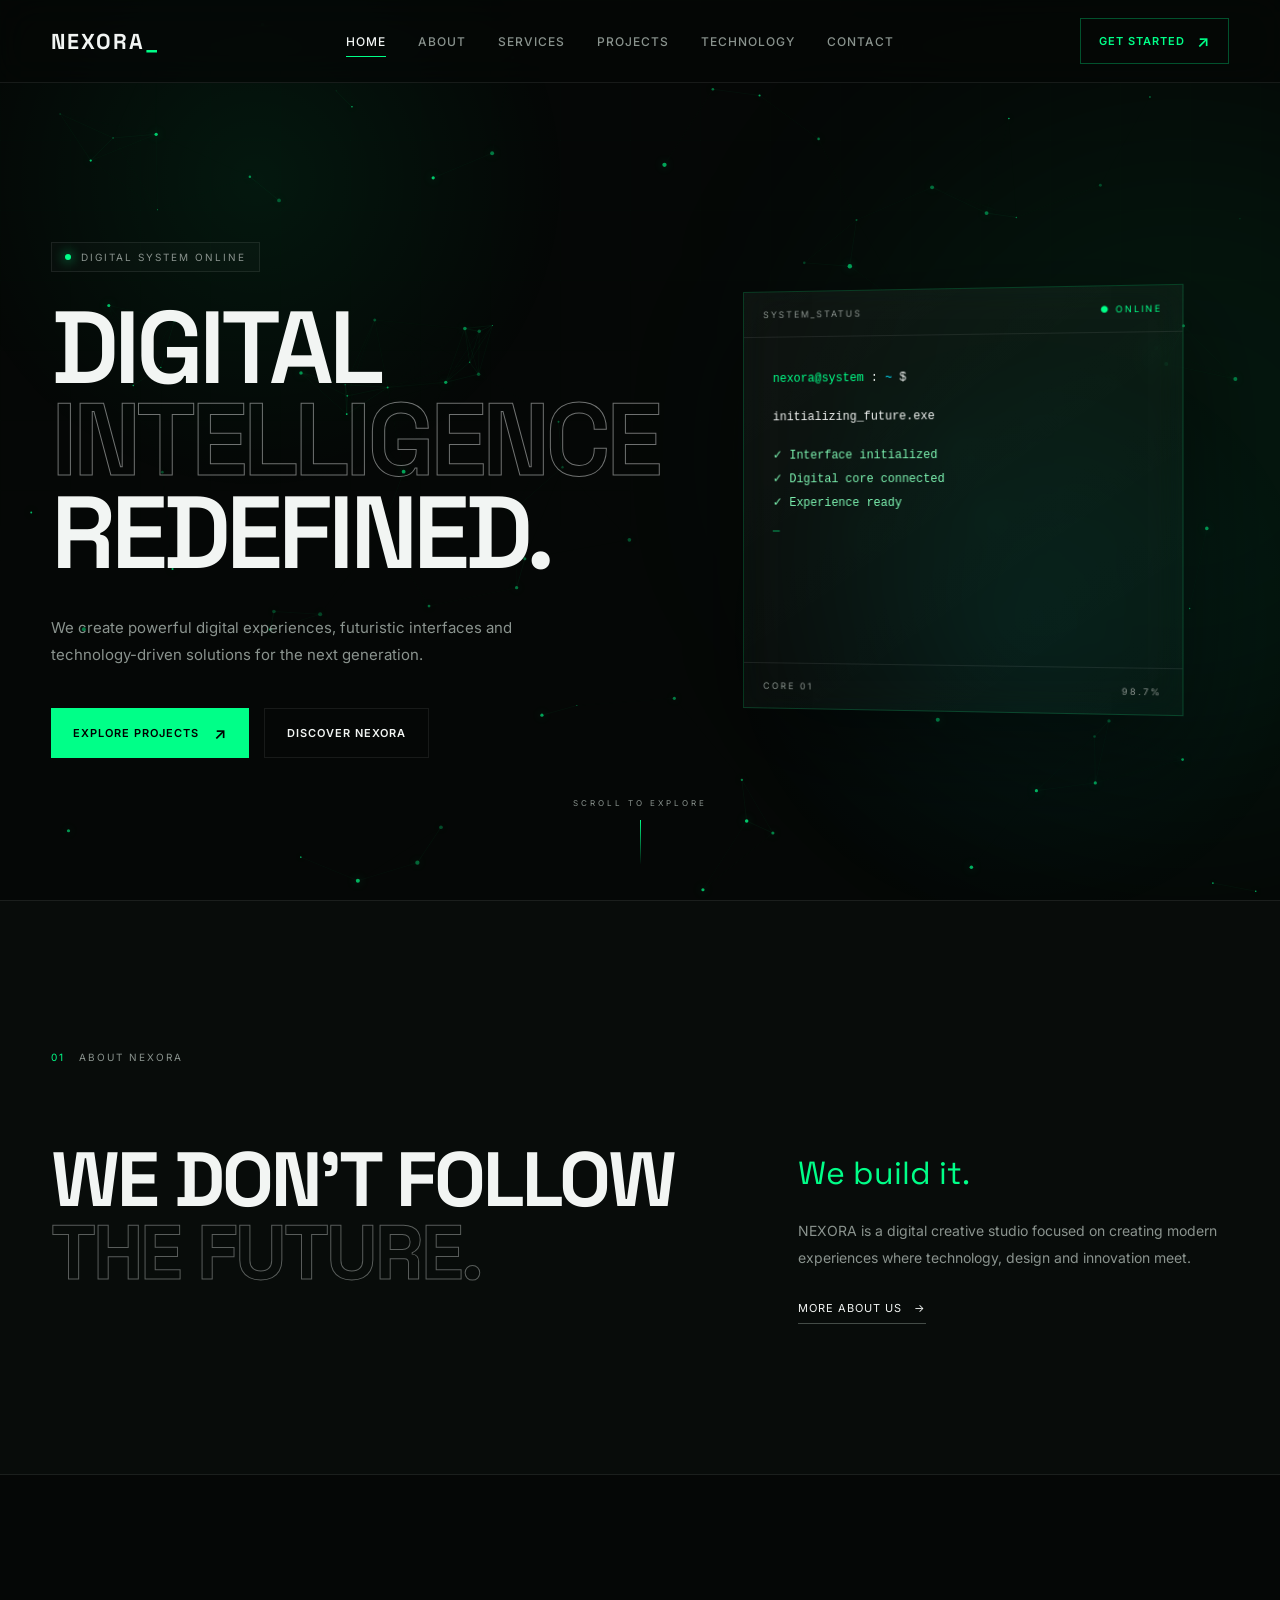
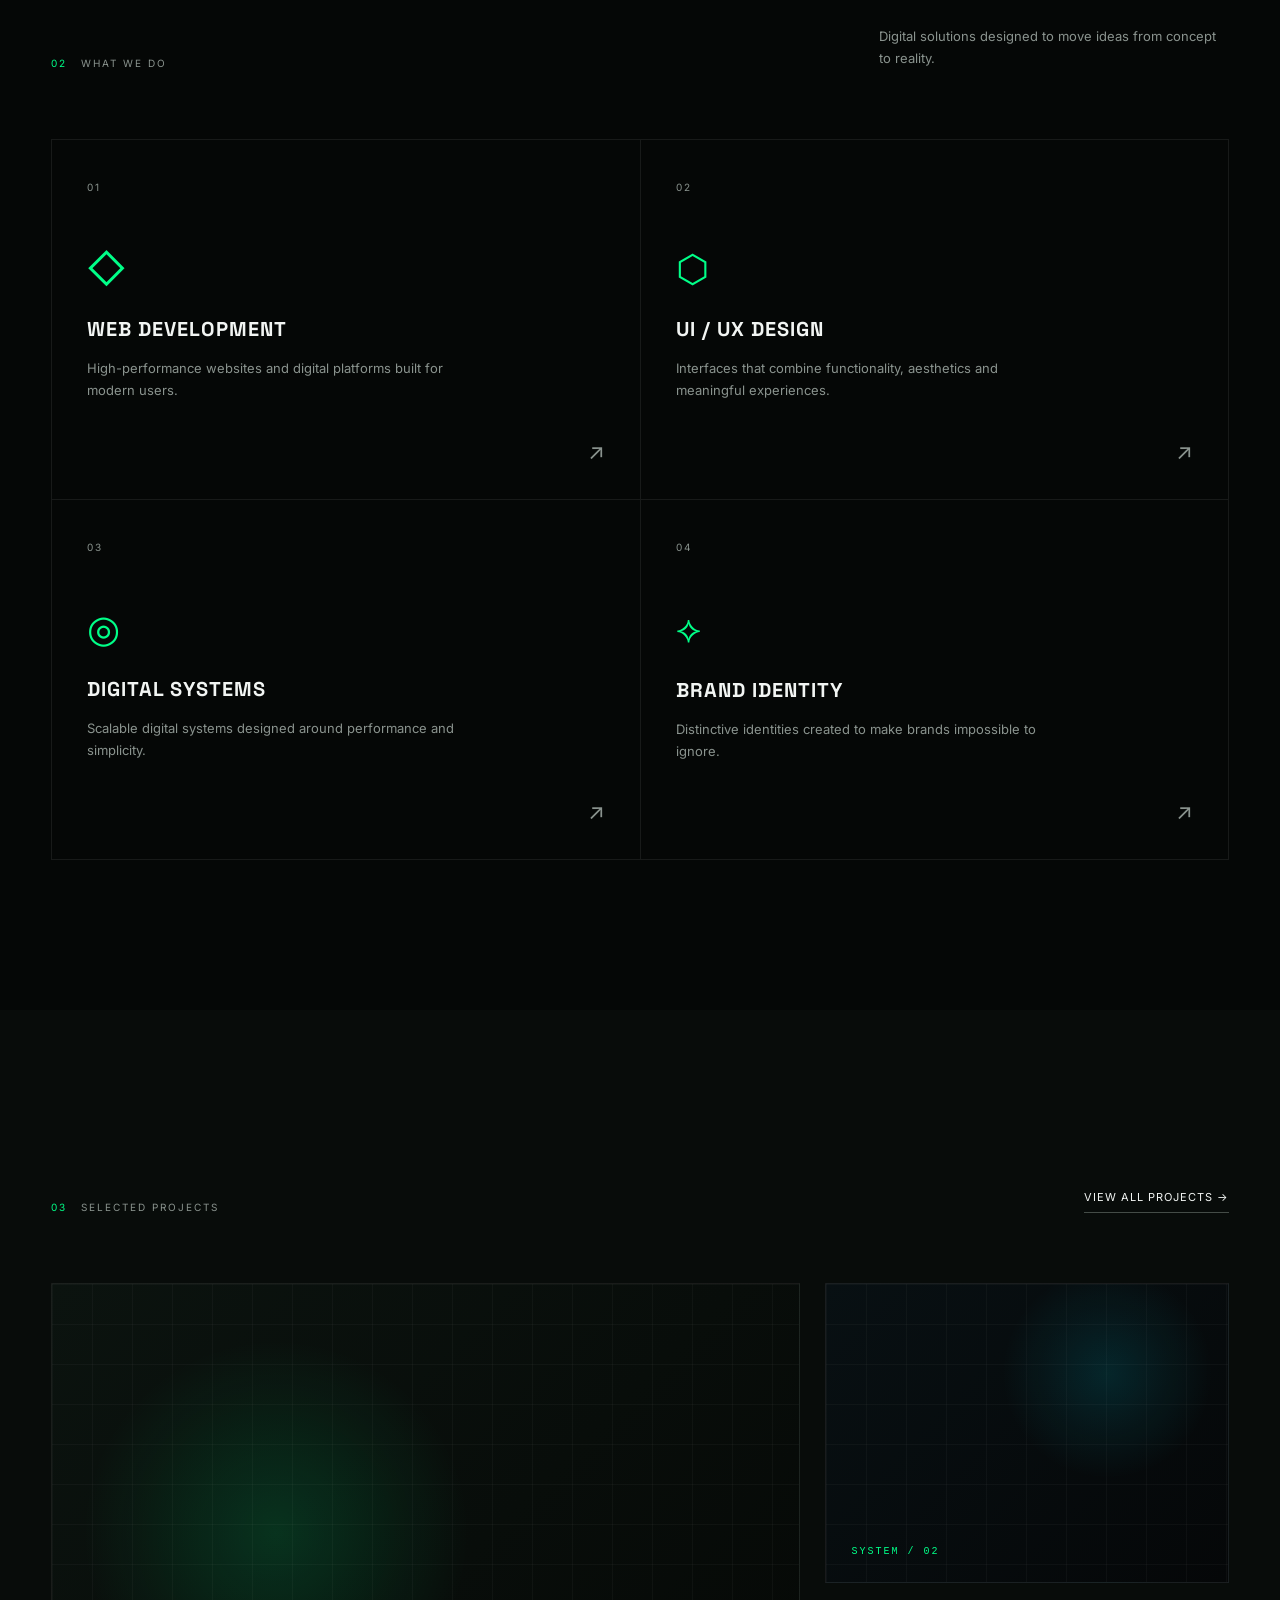
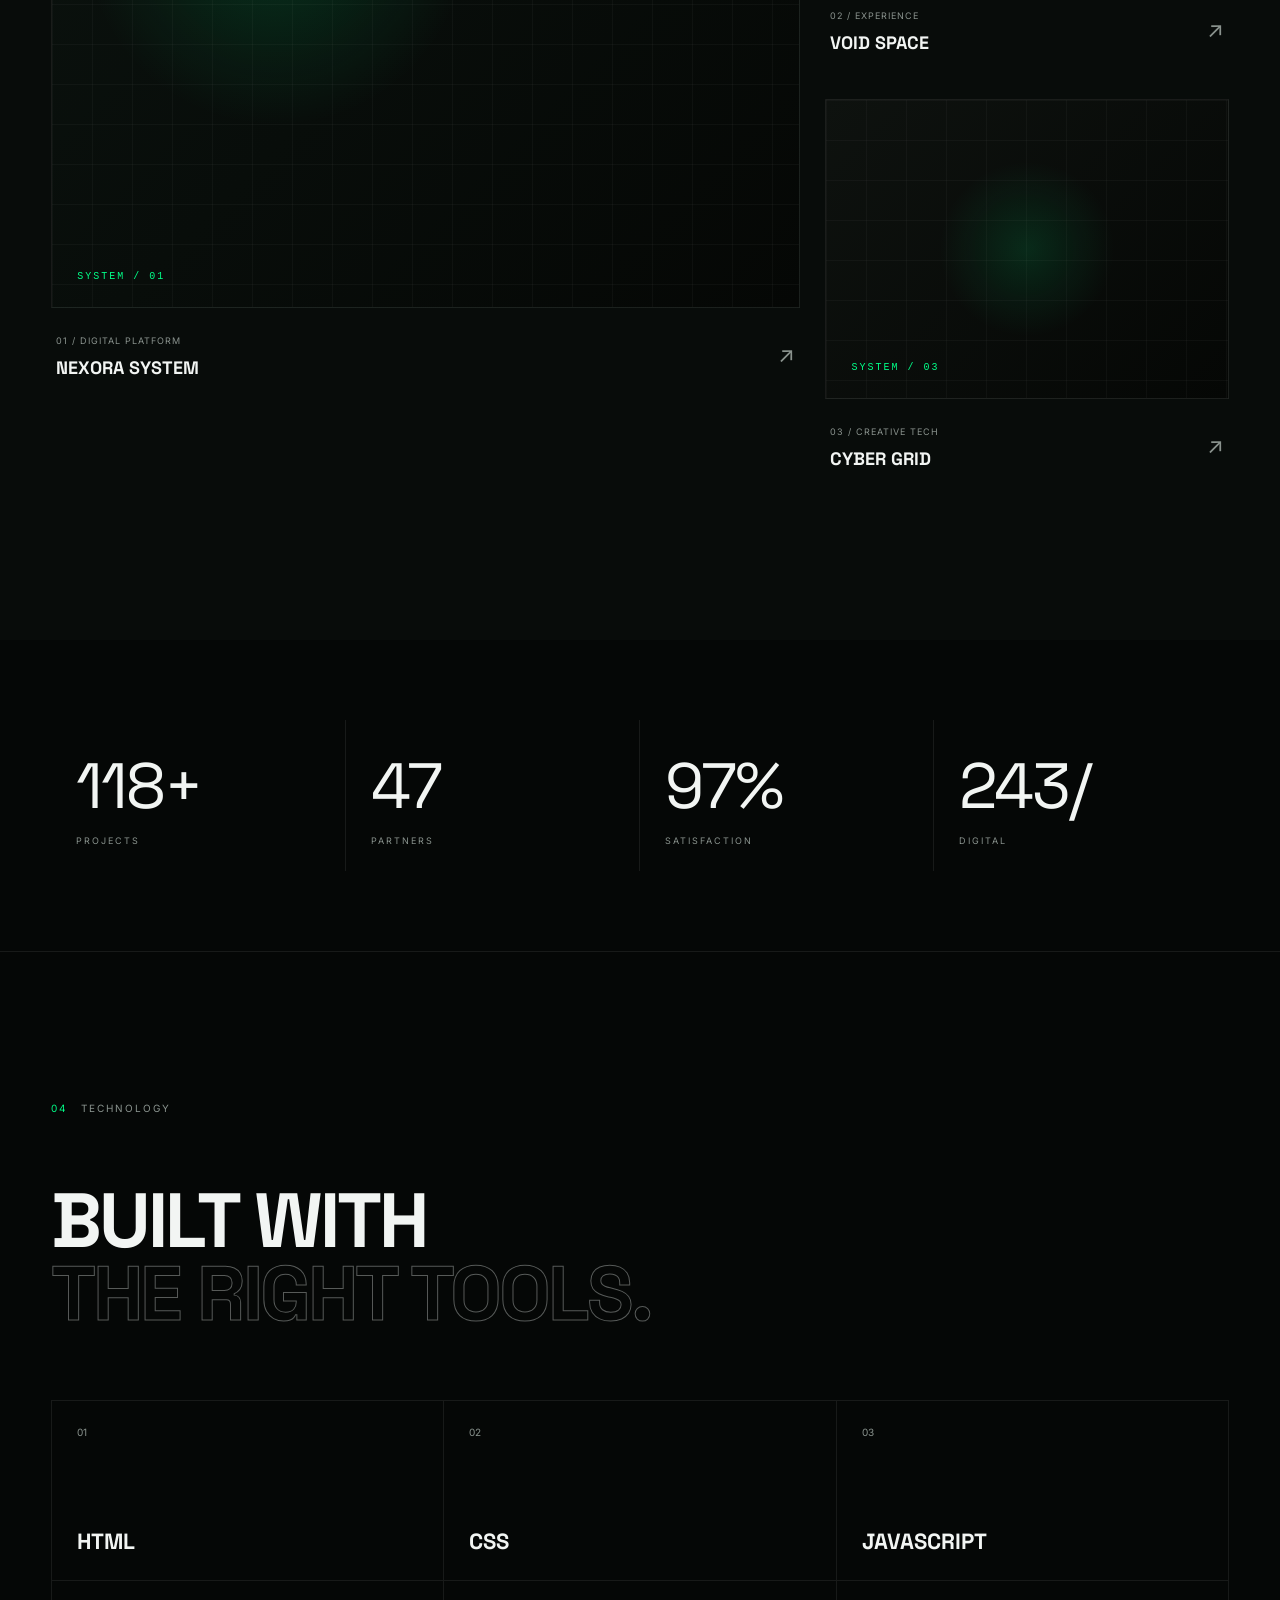
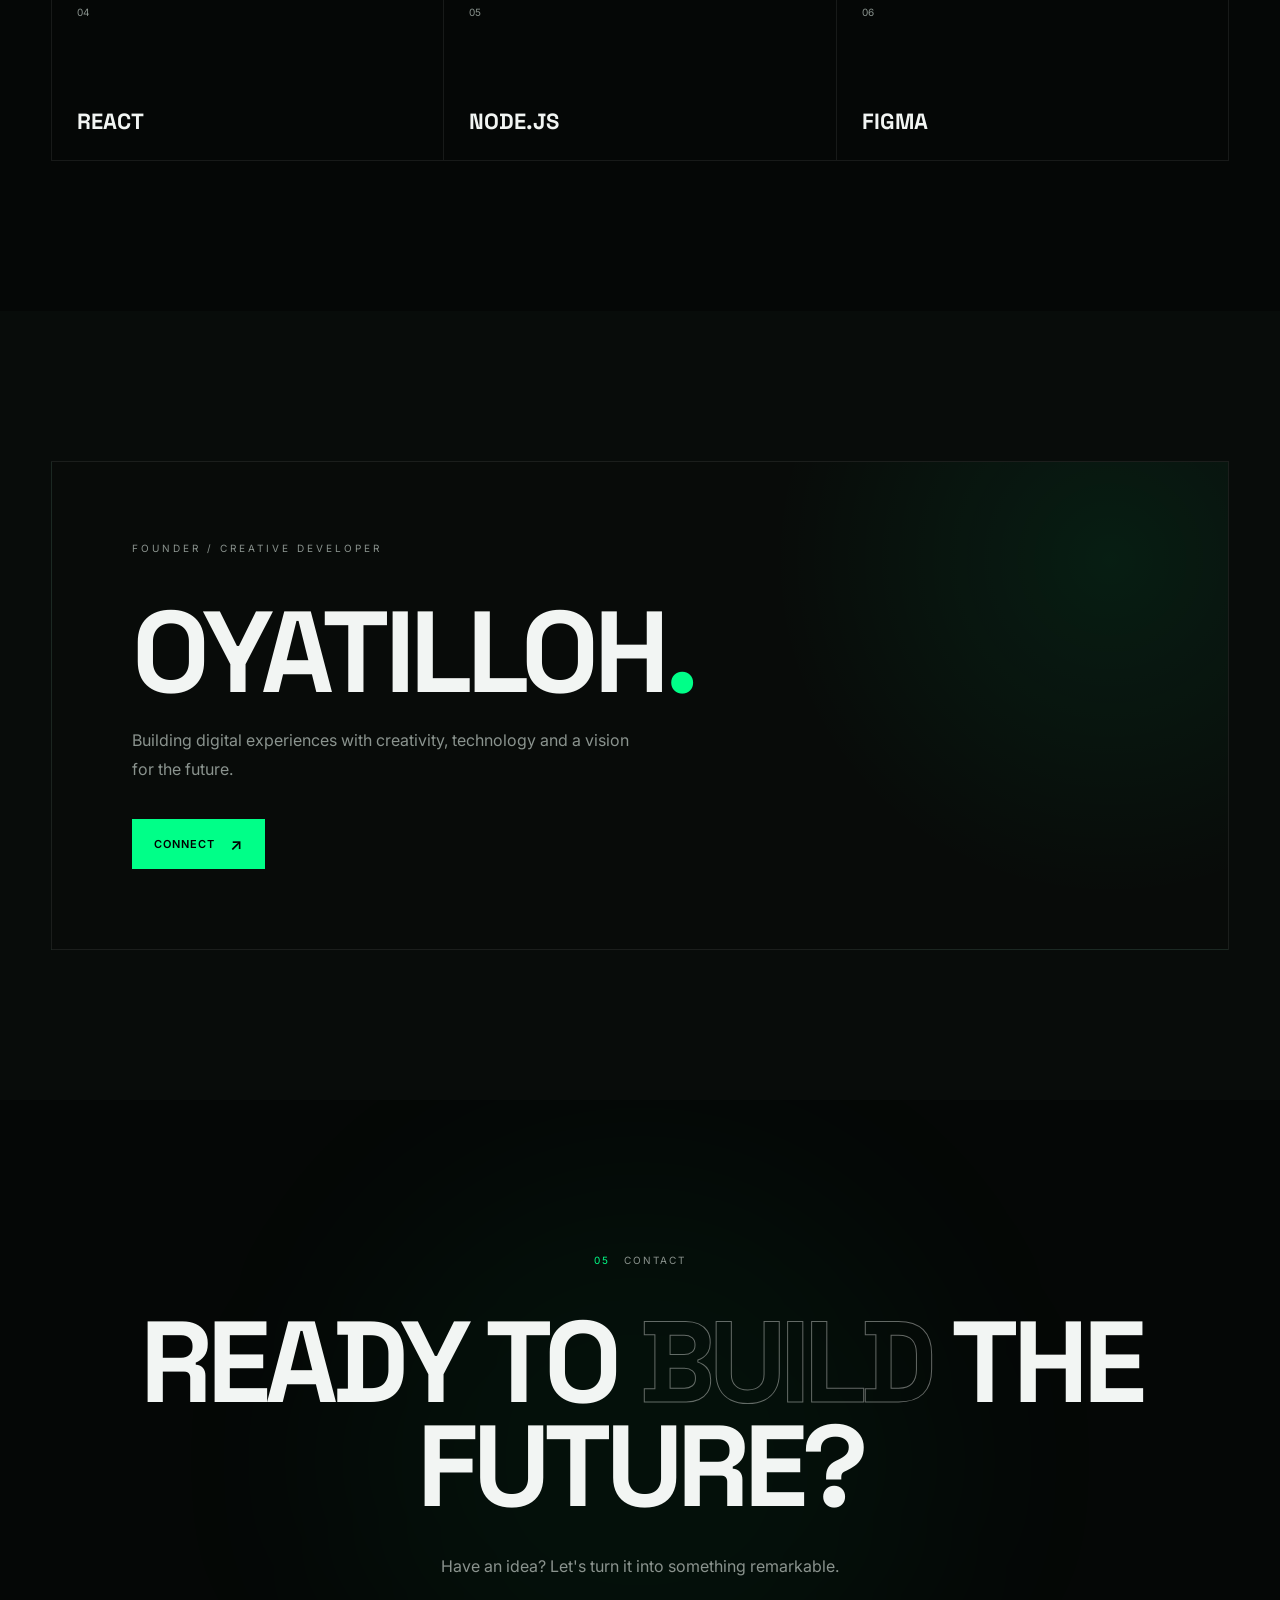
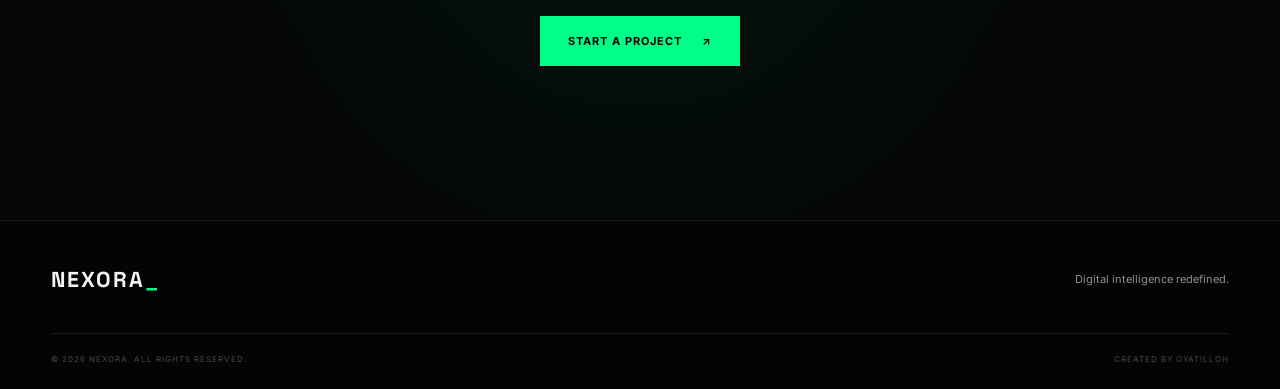
<file: index.html>
<!DOCTYPE html>
<html lang="en">
<head>
    <meta charset="UTF-8">
    <meta name="viewport" content="width=device-width, initial-scale=1.0">

    <meta name="description" content="NEXORA — Digital experiences built for the next generation.">
    <meta name="author" content="Oyatilloh">

    <title>NEXORA — Digital Intelligence</title>

    <!-- Google Font -->
    <link rel="preconnect" href="https://fonts.googleapis.com">
    <link rel="preconnect" href="https://fonts.gstatic.com" crossorigin>
    <link href="https://fonts.googleapis.com/css2?family=Inter:wght@300;400;500;600;700;800&family=Space+Grotesk:wght@400;500;600;700&display=swap" rel="stylesheet">

    <!-- CSS -->
    <link rel="stylesheet" href="style.css">
</head>

<body>
    <canvas id="cyberBackground"></canvas>
    <!-- =========================================
         LOADER
    ========================================== -->
    <div class="loader" id="loader">
        <div class="loader-content">
            <span>NEXORA</span>
            <div class="loader-line"></div>
            <small>INITIALIZING SYSTEM...</small>
        </div>
    </div>


    <!-- =========================================
         NAVIGATION
    ========================================== -->
    <header class="header">
        <nav class="navbar container">

            <a href="#home" class="logo">
                NEXORA<span>_</span>
            </a>

            <div class="nav-links">

                <a href="#home" class="nav-link active">
                    Home
                </a>

                <a href="#about" class="nav-link">
                    About
                </a>

                <a href="#services" class="nav-link">
                    Services
                </a>

                <a href="#projects" class="nav-link">
                    Projects
                </a>

                <a href="#technology" class="nav-link">
                    Technology
                </a>

                <a href="#contact" class="nav-link">
                    Contact
                </a>

            </div>

            <a href="#contact" class="nav-button">
                Get Started
                <span>↗</span>
            </a>

            <button class="menu-button" id="menuButton">
                <span></span>
                <span></span>
                <span></span>
            </button>

        </nav>
    </header>


    <main>

        <!-- =========================================
             HERO SECTION
        ========================================== -->
        <section class="hero" id="home">

            <div class="hero-grid"></div>
            <div class="hero-glow"></div>

            <div class="container hero-container">

                <div class="hero-content">

                    <div class="hero-label">
                        <span class="status-dot"></span>
                        DIGITAL SYSTEM ONLINE
                    </div>

                    <h1 class="hero-title">
                        DIGITAL
                        <span>INTELLIGENCE</span>
                        REDEFINED.
                    </h1>

                    <p class="hero-description">
                        We create powerful digital experiences,
                        futuristic interfaces and technology-driven
                        solutions for the next generation.
                    </p>

                    <div class="hero-buttons">

                        <a href="#projects" class="primary-button">
                            Explore Projects
                            <span>↗</span>
                        </a>

                        <a href="#about" class="secondary-button">
                            Discover NEXORA
                        </a>

                    </div>

                </div>

                <div class="hero-visual">

                    <div class="system-card">

                        <div class="system-header">
                            <span>SYSTEM_STATUS</span>
                            <span class="online">● ONLINE</span>
                        </div>

                        <div class="system-terminal">
                            <p>
                                <span class="terminal-green">
                                    nexora@system
                                </span>
                                <span>:</span>
                                <span class="terminal-blue">~</span>
                                <span>$</span>
                            </p>

                            <p class="terminal-command">
                                initializing_future.exe
                            </p>

                            <p class="terminal-success">
                                ✓ Interface initialized
                            </p>

                            <p class="terminal-success">
                                ✓ Digital core connected
                            </p>

                            <p class="terminal-success">
                                ✓ Experience ready
                            </p>

                            <p class="terminal-cursor">
                                _
                            </p>
                        </div>

                        <div class="system-footer">
                            <span>CORE 01</span>
                            <span>98.7%</span>
                        </div>

                    </div>

                </div>

            </div>

            <div class="scroll-indicator">
                <span>SCROLL TO EXPLORE</span>
                <div class="scroll-line"></div>
            </div>

        </section>


        <!-- =========================================
             ABOUT SECTION
        ========================================== -->
        <section class="about section" id="about">

            <div class="container">

                <div class="section-label">
                    <span>01</span>
                    ABOUT NEXORA
                </div>

                <div class="about-grid">

                    <div class="about-heading">

                        <h2>
                            WE DON'T FOLLOW
                            <span>THE FUTURE.</span>
                        </h2>

                    </div>

                    <div class="about-content">

                        <p class="large-text">
                            We build it.
                        </p>

                        <p>
                            NEXORA is a digital creative studio focused on
                            creating modern experiences where technology,
                            design and innovation meet.
                        </p>

                        <a href="about.html" class="text-link">
                            More about us
                            <span>→</span>
                        </a>

                    </div>

                </div>

            </div>

        </section>


        <!-- =========================================
             SERVICES SECTION
        ========================================== -->
        <section class="services section" id="services">

            <div class="container">

                <div class="section-top">

                    <div class="section-label">
                        <span>02</span>
                        WHAT WE DO
                    </div>

                    <p>
                        Digital solutions designed to move ideas
                        from concept to reality.
                    </p>

                </div>


                <div class="services-grid">

                    <a href="web-development.html" class="service-card">

                        <span class="service-number">01</span>

                        <div class="service-icon">
                            ◇
                        </div>

                        <h3>WEB DEVELOPMENT</h3>

                        <p>
                            High-performance websites and digital
                            platforms built for modern users.
                        </p>

                        <span class="service-arrow">↗</span>

                    </a>


                    <a href="ui-ux.html" class="service-card">

                        <span class="service-number">02</span>

                        <div class="service-icon">
                            ⬡
                        </div>

                        <h3>UI / UX DESIGN</h3>

                        <p>
                            Interfaces that combine functionality,
                            aesthetics and meaningful experiences.
                        </p>

                        <span class="service-arrow">↗</span>

                    </a>


                    <a href="digital-systems.html" class="service-card">

                        <span class="service-number">03</span>

                        <div class="service-icon">
                            ◎
                        </div>

                        <h3>DIGITAL SYSTEMS</h3>

                        <p>
                            Scalable digital systems designed around
                            performance and simplicity.
                        </p>

                        <span class="service-arrow">↗</span>

                    </a>


                    <a href="brand-identity.html" class="service-card">

                        <span class="service-number">04</span>

                        <div class="service-icon">
                            ⟡
                        </div>

                        <h3>BRAND IDENTITY</h3>

                        <p>
                            Distinctive identities created to make
                            brands impossible to ignore.
                        </p>

                        <span class="service-arrow">↗</span>

                    </a>

                </div>

            </div>

        </section>


        <!-- =========================================
             PROJECTS SECTION
        ========================================== -->
        <section class="projects section" id="projects">

            <div class="container">

                <div class="section-top">

                    <div class="section-label">
                        <span>03</span>
                        SELECTED PROJECTS
                    </div>

                    <a href="#" class="text-link">
                        View all projects →
                    </a>

                </div>


                <div class="projects-grid">

                    <article class="project-card project-large">

                        <div class="project-image project-image-one">
                            <span class="project-overlay-text">
                                SYSTEM / 01
                            </span>
                        </div>

                        <div class="project-info">
                            <div>
                                <span>01 / DIGITAL PLATFORM</span>
                                <h3>NEXORA SYSTEM</h3>
                            </div>

                            <span class="project-arrow">↗</span>
                        </div>

                    </article>


                    <article class="project-card">

                        <div class="project-image project-image-two">
                            <span class="project-overlay-text">
                                SYSTEM / 02
                            </span>
                        </div>

                        <div class="project-info">
                            <div>
                                <span>02 / EXPERIENCE</span>
                                <h3>VOID SPACE</h3>
                            </div>

                            <span class="project-arrow">↗</span>
                        </div>

                    </article>


                    <article class="project-card">

                        <div class="project-image project-image-three">
                            <span class="project-overlay-text">
                                SYSTEM / 03
                            </span>
                        </div>

                        <div class="project-info">
                            <div>
                                <span>03 / CREATIVE TECH</span>
                                <h3>CYBER GRID</h3>
                            </div>

                            <span class="project-arrow">↗</span>
                        </div>

                    </article>

                </div>

            </div>

        </section>


        <!-- =========================================
             STATISTICS SECTION
        ========================================== -->
        <section class="statistics section">

            <div class="container">

                <div class="statistics-grid">

                    <div class="stat">
                        <span class="stat-number">120+</span>
                        <span class="stat-label">PROJECTS</span>
                    </div>

                    <div class="stat">
                        <span class="stat-number">48</span>
                        <span class="stat-label">PARTNERS</span>
                    </div>

                    <div class="stat">
                        <span class="stat-number">99%</span>
                        <span class="stat-label">SATISFACTION</span>
                    </div>

                    <div class="stat">
                        <span class="stat-number">24/7</span>
                        <span class="stat-label">DIGITAL</span>
                    </div>

                </div>

            </div>

        </section>


        <!-- =========================================
             TECHNOLOGY SECTION
        ========================================== -->
        <section class="technology section" id="technology">

            <div class="container">

                <div class="section-label">
                    <span>04</span>
                    TECHNOLOGY
                </div>

                <div class="technology-heading">

                    <h2>
                        BUILT WITH
                        <span>THE RIGHT TOOLS.</span>
                    </h2>

                </div>


                <div class="technology-grid">

                    <div class="tech-card">
                        <span>01</span>
                        <strong>HTML</strong>
                    </div>

                    <div class="tech-card">
                        <span>02</span>
                        <strong>CSS</strong>
                    </div>

                    <div class="tech-card">
                        <span>03</span>
                        <strong>JAVASCRIPT</strong>
                    </div>

                    <div class="tech-card">
                        <span>04</span>
                        <strong>REACT</strong>
                    </div>

                    <div class="tech-card">
                        <span>05</span>
                        <strong>NODE.JS</strong>
                    </div>

                    <div class="tech-card">
                        <span>06</span>
                        <strong>FIGMA</strong>
                    </div>

                </div>

            </div>

        </section>


        <!-- =========================================
             FOUNDER SECTION
        ========================================== -->
        <section class="founder section">

            <div class="container">

                <div class="founder-card">

                    <div class="founder-label">
                        FOUNDER / CREATIVE DEVELOPER
                    </div>

                    <h2>
                        OYATILLOH<span>.</span>
                    </h2>

                    <p>
                        Building digital experiences with creativity,
                        technology and a vision for the future.
                    </p>

                    <a href="#contact" class="primary-button">
                        Connect
                        <span>↗</span>
                    </a>

                </div>

            </div>

        </section>


        <!-- =========================================
             CONTACT SECTION
        ========================================== -->
        <section class="contact section" id="contact">

            <div class="container">

                <div class="contact-content">

                    <div class="section-label">
                        <span>05</span>
                        CONTACT
                    </div>

                    <h2>
                        READY TO
                        <span>BUILD</span>
                        THE FUTURE?
                    </h2>

                    <p>
                        Have an idea? Let's turn it into
                        something remarkable.
                    </p>

                    <a href="login.html" class="contact-button">
                        START A PROJECT
                        <span>↗</span>
                    </a>

                </div>

            </div>

        </section>

    </main>


    <!-- =========================================
         FOOTER
    ========================================== -->
    <footer class="footer">

        <div class="container">

            <div class="footer-top">

                <a href="#home" class="logo">
                    NEXORA<span>_</span>
                </a>

                <p>
                    Digital intelligence redefined.
                </p>

            </div>


            <div class="footer-bottom">

                <span>
                    © 2026 NEXORA. ALL RIGHTS RESERVED.
                </span>

                <span>
                    CREATED BY OYATILLOH
                </span>

            </div>

        </div>

    </footer>


    <!-- JavaScript -->
    <script src="script.js"></script>

</body>
</html>
</file>
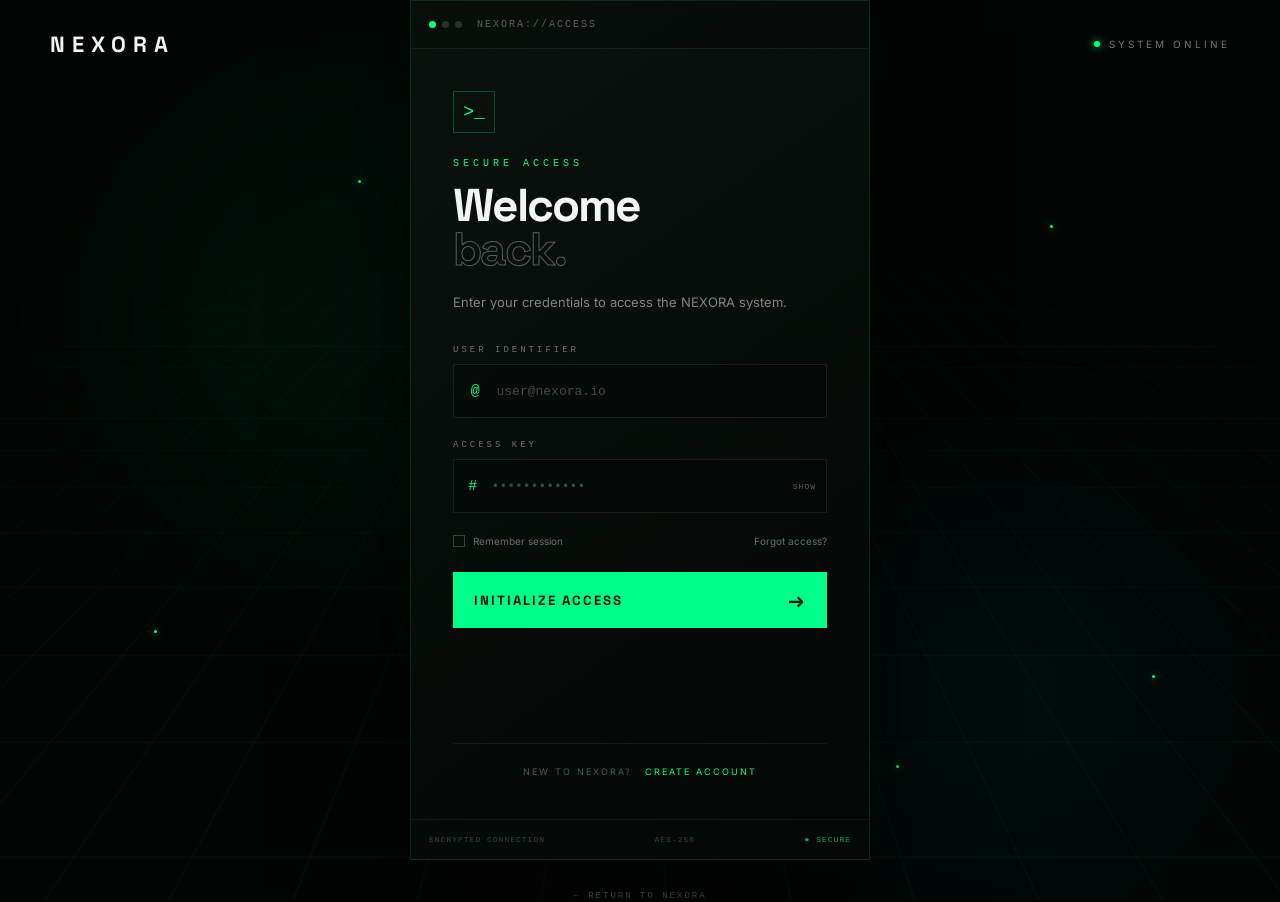
<file: login.html>
<!DOCTYPE html>
<html lang="en">

<head>

    <meta charset="UTF-8">

    <meta
        name="viewport"
        content="width=device-width, initial-scale=1.0"
    >

    <title>NEXORA — Secure Access</title>

    <link
        href="https://fonts.googleapis.com/css2?family=Inter:wght@300;400;500;600;700&family=Space+Grotesk:wght@400;500;600;700&display=swap"
        rel="stylesheet"
    >

    <link rel="stylesheet" href="login.css">

</head>

<body>

    <!-- BACKGROUND -->

    <div class="login-background">

        <div class="cyber-grid"></div>

        <div class="glow glow-one"></div>
        <div class="glow glow-two"></div>

        <div class="particle particle-1"></div>
        <div class="particle particle-2"></div>
        <div class="particle particle-3"></div>
        <div class="particle particle-4"></div>
        <div class="particle particle-5"></div>
        <div class="particle particle-6"></div>

    </div>


    <!-- NAV -->

    <header class="login-header">

        <a href="index.html" class="login-logo">
            NEXORA
        </a>

        <div class="system-status">

            <span class="status-dot"></span>

            SYSTEM ONLINE

        </div>

    </header>


    <!-- LOGIN -->

    <main class="login-container">

        <div class="login-card">

            <div class="terminal-top">

                <div class="terminal-dots">

                    <span></span>
                    <span></span>
                    <span></span>

                </div>

                <div class="terminal-title">
                    NEXORA://ACCESS
                </div>

            </div>


            <div class="login-content">

                <div class="login-icon">
                    &gt;_
                </div>

                <div class="login-label">
                    SECURE ACCESS
                </div>

                <h1>
                    Welcome<br>
                    <span>back.</span>
                </h1>

                <p class="login-description">
                    Enter your credentials to access the NEXORA system.
                </p>


                <form id="loginForm">

                    <div class="input-group">

                        <label for="email">
                            USER IDENTIFIER
                        </label>

                        <div class="input-wrapper">

                            <span class="input-symbol">
                                @
                            </span>

                            <input
                                type="email"
                                id="email"
                                placeholder="user@nexora.io"
                                required
                            >

                        </div>

                    </div>


                    <div class="input-group">

                        <label for="password">
                            ACCESS KEY
                        </label>

                        <div class="input-wrapper">

                            <span class="input-symbol">
                                #
                            </span>

                            <input
                                type="password"
                                id="password"
                                placeholder="••••••••••••"
                                required
                            >

                            <button
                                type="button"
                                id="showPassword"
                                class="show-password"
                            >
                                SHOW
                            </button>

                        </div>

                    </div>


                    <div class="login-options">

                        <label class="remember">

                            <input
                                type="checkbox"
                                id="remember"
                            >

                            <span class="checkmark"></span>

                            Remember session

                        </label>

                        <a href="#" class="forgot">
                            Forgot access?
                        </a>

                    </div>


                    <button
                        type="submit"
                        class="login-button"
                    >

                        <span>
                            INITIALIZE ACCESS
                        </span>

                        <strong>
                            →
                        </strong>

                    </button>

                </form>


                <div
                    class="login-message"
                    id="loginMessage"
                ></div>
                <div class="return-home" id="returnHome">

    <a href="index.html">
        ← RETURN TO HOME
    </a>

</div>

                <div class="create-account">

                    <span>
                        NEW TO NEXORA?
                    </span>

                    <a href="#">
                        CREATE ACCOUNT
                    </a>

                </div>

            </div>


            <div class="terminal-bottom">

                <span>
                    ENCRYPTED CONNECTION
                </span>

                <span>
                    AES-256
                </span>

                <span>
                    ● SECURE
                </span>

            </div>

        </div>


        <div class="back-home">

            <a href="index.html">
                ← RETURN TO NEXORA
            </a>

        </div>

    </main>


    <div class="scanline"></div>


    <script src="login.js"></script>

</body>

</html>
</file>
<file: style.css>
/* =========================================
   NEXORA — GLOBAL STYLES
========================================= */

:root {
    --bg: #050706;
    --bg-soft: #080c0a;
    --card: #0b100d;
    --card-light: #101713;

    --green: #00ff88;
    --green-dark: #00b866;
    --cyan: #00e5ff;

    --white: #f2f5f3;
    --gray: #8a938e;
    --gray-dark: #444c47;

    --border: rgba(255, 255, 255, 0.08);

    --container: 1240px;

    --font-main: "Inter", sans-serif;
    --font-display: "Space Grotesk", sans-serif;
}


/* =========================================
   RESET
========================================= */

* {
    margin: 0;
    padding: 0;
    box-sizing: border-box;
}

html {
    scroll-behavior: smooth;
}

body {
    background: var(--bg);
    color: var(--white);
    font-family: var(--font-main);
    overflow-x: hidden;
}

body::selection {
    background: var(--green);
    color: #000;
}

a {
    text-decoration: none;
    color: inherit;
}

button {
    border: none;
    outline: none;
    font-family: inherit;
}

img {
    max-width: 100%;
    display: block;
}


/* =========================================
   CONTAINER
========================================= */

.container {
    width: min(92%, var(--container));
    margin: 0 auto;
}


/* =========================================
   LOADER
========================================= */

.loader {
    position: fixed;
    inset: 0;
    background: #020302;
    z-index: 9999;

    display: flex;
    align-items: center;
    justify-content: center;

    transition:
        opacity 0.8s ease,
        visibility 0.8s ease;
}

.loader.hidden {
    opacity: 0;
    visibility: hidden;
}

.loader-content {
    width: 300px;
    text-align: center;
}

.loader-content span {
    font-family: var(--font-display);
    font-size: 2rem;
    font-weight: 700;
    letter-spacing: 8px;
}

.loader-content small {
    display: block;
    margin-top: 14px;
    color: var(--gray);
    font-size: 10px;
    letter-spacing: 3px;
}

.loader-line {
    width: 100%;
    height: 2px;
    background: var(--gray-dark);
    margin-top: 25px;
    position: relative;
    overflow: hidden;
}

.loader-line::after {
    content: "";
    position: absolute;
    left: -100%;
    top: 0;

    width: 100%;
    height: 100%;

    background: var(--green);

    animation: loaderLine 1.5s ease forwards;
}

@keyframes loaderLine {
    to {
        left: 0;
    }
}


/* =========================================
   HEADER
========================================= */

.header {
    position: fixed;
    top: 0;
    left: 0;

    width: 100%;

    z-index: 1000;

    border-bottom: 1px solid var(--border);

    background: rgba(5, 7, 6, 0.75);

    backdrop-filter: blur(18px);
}

.navbar {
    height: 82px;

    display: flex;
    align-items: center;
    justify-content: space-between;
}

.logo {
    font-family: var(--font-display);

    font-size: 1.35rem;
    font-weight: 700;

    letter-spacing: 2px;
}

.logo span {
    color: var(--green);
}


.nav-links {
    display: flex;
    align-items: center;
    gap: 32px;
}

.nav-link {
    position: relative;

    color: var(--gray);

    font-size: 12px;
    font-weight: 500;

    text-transform: uppercase;

    letter-spacing: 1px;

    transition: color 0.3s ease;
}

.nav-link:hover,
.nav-link.active {
    color: var(--white);
}

.nav-link::after {
    content: "";

    position: absolute;

    left: 0;
    bottom: -8px;

    width: 0;
    height: 1px;

    background: var(--green);

    transition: width 0.3s ease;
}

.nav-link:hover::after,
.nav-link.active::after {
    width: 100%;
}


.nav-button {
    display: flex;
    align-items: center;
    gap: 12px;

    padding: 12px 18px;

    border: 1px solid rgba(0, 255, 136, 0.3);

    color: var(--green);

    font-size: 11px;
    font-weight: 600;

    text-transform: uppercase;
    letter-spacing: 1px;

    transition: 0.3s ease;
}

.nav-button:hover {
    background: var(--green);
    color: #000;
}

.nav-button span {
    font-size: 16px;
}


/* =========================================
   MOBILE MENU BUTTON
========================================= */

.menu-button {
    display: none;

    width: 40px;
    height: 40px;

    background: transparent;

    cursor: pointer;
}

.menu-button span {
    display: block;

    width: 22px;
    height: 1px;

    background: var(--white);

    margin: 5px auto;
}


/* =========================================
   HERO
========================================= */

.hero {
    min-height: 100vh;

    position: relative;

    display: flex;
    align-items: center;

    overflow: hidden;
}

.hero-grid {
    position: absolute;
    inset: 0;

    opacity: 0.3;

    background-image:
        linear-gradient(
            rgba(0, 255, 136, 0.04) 1px,
            transparent 1px
        ),
        linear-gradient(
            90deg,
            rgba(0, 255, 136, 0.04) 1px,
            transparent 1px
        );

    background-size: 70px 70px;

    mask-image: linear-gradient(
        to bottom,
        black,
        transparent 90%
    );
}

.hero-glow {
    position: absolute;

    width: 700px;
    height: 700px;

    right: -250px;
    top: 50%;

    transform: translateY(-50%);

    background: rgba(0, 255, 136, 0.06);

    border-radius: 50%;

    filter: blur(120px);
}

.hero-container {
    position: relative;
    z-index: 2;

    display: grid;

    grid-template-columns: 1.1fr 0.9fr;

    align-items: center;

    gap: 80px;

    padding-top: 100px;
}


/* =========================================
   HERO CONTENT
========================================= */

.hero-label {
    display: inline-flex;
    align-items: center;
    gap: 10px;

    padding: 8px 13px;

    border: 1px solid var(--border);

    background: rgba(255, 255, 255, 0.02);

    color: var(--gray);

    font-size: 10px;

    letter-spacing: 2px;

    margin-bottom: 30px;
}

.status-dot {
    width: 6px;
    height: 6px;

    border-radius: 50%;

    background: var(--green);

    box-shadow: 0 0 12px var(--green);
}


.hero-title {
    max-width: 850px;

    font-family: var(--font-display);

    font-size: clamp(4rem, 8vw, 7.5rem);

    line-height: 0.9;

    font-weight: 600;

    letter-spacing: -5px;
}

.hero-title span {
    display: block;

    color: transparent;

    -webkit-text-stroke: 1px rgba(242, 245, 243, 0.45);
}

.hero-description {
    max-width: 520px;

    margin-top: 35px;

    color: var(--gray);

    font-size: 15px;

    line-height: 1.8;
}


.hero-buttons {
    display: flex;
    gap: 15px;

    margin-top: 40px;
}

.primary-button,
.secondary-button {
    display: inline-flex;

    align-items: center;
    justify-content: center;

    gap: 15px;

    padding: 15px 22px;

    font-size: 11px;

    font-weight: 600;

    text-transform: uppercase;

    letter-spacing: 1px;

    transition: all 0.3s ease;
}

.primary-button {
    background: var(--green);
    color: #000;
}

.primary-button:hover {
    box-shadow: 0 0 35px rgba(0, 255, 136, 0.25);

    transform: translateY(-3px);
}

.secondary-button {
    border: 1px solid var(--border);

    color: var(--white);
}

.secondary-button:hover {
    border-color: var(--green);

    color: var(--green);
}

.primary-button span {
    font-size: 16px;
}


/* =========================================
   HERO SYSTEM CARD
========================================= */

.hero-visual {
    display: flex;
    justify-content: center;
}

.system-card {
    width: 100%;
    max-width: 500px;

    border: 1px solid rgba(0, 255, 136, 0.18);

    background:
        linear-gradient(
            145deg,
            rgba(255, 255, 255, 0.04),
            rgba(255, 255, 255, 0.01)
        );

    box-shadow:
        0 40px 100px rgba(0, 0, 0, 0.5),
        inset 0 0 50px rgba(0, 255, 136, 0.02);

    backdrop-filter: blur(15px);

    transform: perspective(1000px) rotateY(-5deg);
}

.system-header,
.system-footer {
    padding: 17px 20px;

    display: flex;
    justify-content: space-between;

    border-bottom: 1px solid var(--border);

    color: var(--gray);

    font-size: 9px;

    letter-spacing: 2px;
}

.system-footer {
    border-top: 1px solid var(--border);
    border-bottom: none;
}

.online {
    color: var(--green);
}

.system-terminal {
    min-height: 330px;

    padding: 30px;

    font-family: monospace;

    font-size: 12px;

    line-height: 2;
}

.terminal-green {
    color: var(--green);
}

.terminal-blue {
    color: var(--cyan);
}

.terminal-command {
    color: var(--white);

    margin: 15px 0;
}

.terminal-success {
    color: #7df5b2;
}

.terminal-cursor {
    color: var(--green);

    animation: blink 1s infinite;
}

@keyframes blink {
    50% {
        opacity: 0;
    }
}


/* =========================================
   SCROLL INDICATOR
========================================= */

.scroll-indicator {
    position: absolute;

    bottom: 35px;
    left: 50%;

    transform: translateX(-50%);

    display: flex;
    flex-direction: column;

    align-items: center;

    gap: 12px;

    color: var(--gray);

    font-size: 8px;

    letter-spacing: 3px;
}

.scroll-line {
    width: 1px;
    height: 45px;

    background: linear-gradient(
        var(--green),
        transparent
    );
}


/* =========================================
   GENERAL SECTION
========================================= */

.section {
    padding: 150px 0;
}

.section-label {
    display: flex;
    align-items: center;

    gap: 14px;

    color: var(--gray);

    font-size: 10px;

    letter-spacing: 2px;

    text-transform: uppercase;
}

.section-label span {
    color: var(--green);
}


/* =========================================
   ABOUT
========================================= */

.about {
    background: var(--bg-soft);

    border-top: 1px solid var(--border);
    border-bottom: 1px solid var(--border);
}

.about-grid {
    margin-top: 80px;

    display: grid;

    grid-template-columns: 1.2fr 0.8fr;

    gap: 100px;
}

.about-heading h2,
.technology-heading h2 {
    font-family: var(--font-display);

    font-size: clamp(3rem, 6vw, 6rem);

    line-height: 0.95;

    letter-spacing: -3px;
}

.about-heading h2 span,
.technology-heading h2 span {
    display: block;

    color: transparent;

    -webkit-text-stroke: 1px rgba(242, 245, 243, 0.35);
}

.about-content {
    padding-top: 10px;
}

.large-text {
    color: var(--green);

    font-family: var(--font-display);

    font-size: 2rem;

    margin-bottom: 25px;
}

.about-content > p:not(.large-text) {
    color: var(--gray);

    line-height: 1.9;

    font-size: 14px;
}

.text-link {
    display: inline-flex;

    align-items: center;

    gap: 12px;

    margin-top: 30px;

    color: var(--white);

    font-size: 11px;

    text-transform: uppercase;

    letter-spacing: 1px;

    border-bottom: 1px solid var(--gray-dark);

    padding-bottom: 8px;

    transition: 0.3s ease;
}

.text-link:hover {
    color: var(--green);

    border-color: var(--green);
}


/* =========================================
   SERVICES
========================================= */

.section-top {
    display: flex;

    justify-content: space-between;

    align-items: flex-end;

    margin-bottom: 70px;
}

.section-top > p {
    max-width: 350px;

    color: var(--gray);

    font-size: 13px;

    line-height: 1.7;
}

.services-grid {
    display: grid;

    grid-template-columns: repeat(2, 1fr);

    border-top: 1px solid var(--border);
    border-left: 1px solid var(--border);
}

.service-card {
    position: relative;

    min-height: 360px;

    padding: 35px;

    border-right: 1px solid var(--border);
    border-bottom: 1px solid var(--border);

    overflow: hidden;

    transition: 0.4s ease;
}

.service-card::before {
    content: "";

    position: absolute;

    width: 200px;
    height: 200px;

    right: -100px;
    bottom: -100px;

    border-radius: 50%;

    background: var(--green);

    opacity: 0;

    filter: blur(70px);

    transition: 0.5s ease;
}

.service-card:hover {
    background: var(--card);
}

.service-card:hover::before {
    opacity: 0.08;
}

.service-number {
    color: var(--gray);

    font-size: 10px;

    letter-spacing: 2px;
}

.service-icon {
    margin-top: 50px;

    font-size: 38px;

    color: var(--green);

    transition: 0.4s ease;
}

.service-card:hover .service-icon {
    transform: translateY(-5px) rotate(10deg);
}

.service-card h3 {
    margin-top: 25px;

    font-family: var(--font-display);

    font-size: 20px;

    letter-spacing: 1px;
}

.service-card p {
    max-width: 380px;

    margin-top: 15px;

    color: var(--gray);

    font-size: 13px;

    line-height: 1.7;
}

.service-arrow {
    position: absolute;

    right: 35px;
    bottom: 35px;

    font-size: 22px;

    color: var(--gray);

    transition: 0.3s ease;
}

.service-card:hover .service-arrow {
    color: var(--green);

    transform: translate(5px, -5px);
}


/* =========================================
   PROJECTS
========================================= */

.projects {
    background: var(--bg-soft);
}

.projects-grid {
    display: grid;

    grid-template-columns: 1.3fr 0.7fr;

    gap: 25px;
}

.project-card {
    overflow: hidden;
}

.project-large {
    grid-row: span 2;
}

.project-image {
    min-height: 300px;

    position: relative;

    border: 1px solid var(--border);

    overflow: hidden;

    background:
        radial-gradient(
            circle at 30% 40%,
            rgba(0, 255, 136, 0.15),
            transparent 30%
        ),
        linear-gradient(
            135deg,
            #0b130f,
            #050705
        );

    transition: 0.5s ease;
}

.project-large .project-image {
    min-height: 625px;
}

.project-image::before {
    content: "";

    position: absolute;
    inset: 0;

    background-image:
        linear-gradient(
            rgba(255,255,255,0.03) 1px,
            transparent 1px
        ),
        linear-gradient(
            90deg,
            rgba(255,255,255,0.03) 1px,
            transparent 1px
        );

    background-size: 40px 40px;
}

.project-image-two {
    background:
        radial-gradient(
            circle at 70% 30%,
            rgba(0, 229, 255, 0.12),
            transparent 30%
        ),
        linear-gradient(
            135deg,
            #081013,
            #050708
        );
}

.project-image-three {
    background:
        radial-gradient(
            circle at 50% 50%,
            rgba(0, 255, 136, 0.12),
            transparent 35%
        ),
        linear-gradient(
            135deg,
            #0e120f,
            #050705
        );
}

.project-card:hover .project-image {
    transform: scale(0.98);

    border-color: rgba(0, 255, 136, 0.3);
}

.project-overlay-text {
    position: absolute;

    left: 25px;
    bottom: 25px;

    font-family: monospace;

    font-size: 10px;

    color: var(--green);

    letter-spacing: 2px;
}

.project-info {
    display: flex;

    align-items: center;

    justify-content: space-between;

    padding: 20px 5px;
}

.project-info > div span {
    color: var(--gray);

    font-size: 9px;

    letter-spacing: 1px;
}

.project-info h3 {
    margin-top: 8px;

    font-family: var(--font-display);

    font-size: 18px;
}

.project-arrow {
    color: var(--gray);

    font-size: 22px;

    transition: 0.3s ease;
}

.project-card:hover .project-arrow {
    color: var(--green);

    transform: translate(5px, -5px);
}


/* =========================================
   STATISTICS
========================================= */

.statistics {
    padding: 80px 0;

    border-bottom: 1px solid var(--border);
}

.statistics-grid {
    display: grid;

    grid-template-columns: repeat(4, 1fr);
}

.stat {
    padding: 25px;

    border-right: 1px solid var(--border);
}

.stat:last-child {
    border-right: none;
}

.stat-number {
    display: block;

    font-family: var(--font-display);

    font-size: clamp(2.5rem, 5vw, 4rem);

    letter-spacing: -2px;
}

.stat-label {
    display: block;

    margin-top: 8px;

    color: var(--gray);

    font-size: 9px;

    letter-spacing: 2px;
}


/* =========================================
   TECHNOLOGY
========================================= */

.technology-heading {
    margin-top: 70px;
}

.technology-grid {
    display: grid;

    grid-template-columns: repeat(3, 1fr);

    margin-top: 70px;

    border-top: 1px solid var(--border);
    border-left: 1px solid var(--border);
}

.tech-card {
    min-height: 180px;

    padding: 25px;

    display: flex;

    flex-direction: column;

    justify-content: space-between;

    border-right: 1px solid var(--border);
    border-bottom: 1px solid var(--border);

    transition: 0.3s ease;
}

.tech-card span {
    color: var(--gray);

    font-size: 10px;
}

.tech-card strong {
    font-family: var(--font-display);

    font-size: 22px;
}

.tech-card:hover {
    background: var(--card);

    color: var(--green);

    box-shadow: inset 0 -2px var(--green);
}


/* =========================================
   FOUNDER
========================================= */

.founder {
    background: var(--bg-soft);
}

.founder-card {
    position: relative;

    overflow: hidden;

    padding: 80px;

    border: 1px solid var(--border);

    background:
        radial-gradient(
            circle at 90% 20%,
            rgba(0,255,136,0.08),
            transparent 30%
        ),
        #080b09;
}

.founder-label {
    color: var(--gray);

    font-size: 10px;

    letter-spacing: 3px;
}

.founder-card h2 {
    margin-top: 25px;

    font-family: var(--font-display);

    font-size: clamp(4rem, 9vw, 9rem);

    letter-spacing: -5px;
}

.founder-card h2 span {
    color: var(--green);
}

.founder-card p {
    max-width: 500px;

    color: var(--gray);

    line-height: 1.8;

    margin-bottom: 35px;
}


/* =========================================
   CONTACT
========================================= */

.contact {
    min-height: 80vh;

    display: flex;

    align-items: center;

    position: relative;

    overflow: hidden;
}

.contact::before {
    content: "";

    position: absolute;

    width: 600px;
    height: 600px;

    left: 50%;
    top: 50%;

    transform: translate(-50%, -50%);

    border-radius: 50%;

    background: rgba(0, 255, 136, 0.04);

    filter: blur(100px);
}

.contact-content {
    position: relative;

    text-align: center;
}

.contact-content .section-label {
    justify-content: center;
}

.contact-content h2 {
    margin-top: 45px;

    font-family: var(--font-display);

    font-size: clamp(4rem, 9vw, 9rem);

    line-height: 0.9;

    letter-spacing: -6px;
}

.contact-content h2 span {
    color: transparent;

    -webkit-text-stroke: 1px rgba(242,245,243,0.4);
}

.contact-content p {
    margin: 35px auto;

    max-width: 450px;

    color: var(--gray);

    line-height: 1.7;
}

.contact-button {
    display: inline-flex;

    align-items: center;

    gap: 20px;

    padding: 18px 28px;

    background: var(--green);

    color: #000;

    font-size: 11px;

    font-weight: 700;

    letter-spacing: 1px;

    transition: 0.3s ease;
}

.contact-button:hover {
    transform: translateY(-4px);

    box-shadow: 0 15px 50px rgba(0,255,136,0.2);
}


/* =========================================
   FOOTER
========================================= */

.footer {
    padding: 45px 0 25px;

    border-top: 1px solid var(--border);

    background: #030403;
}

.footer-top {
    display: flex;

    align-items: center;

    justify-content: space-between;

    padding-bottom: 40px;
}

.footer-top p {
    color: var(--gray);

    font-size: 11px;
}

.footer-bottom {
    display: flex;

    justify-content: space-between;

    padding-top: 20px;

    border-top: 1px solid var(--border);

    color: var(--gray-dark);

    font-size: 8px;

    letter-spacing: 1px;
}


/* =========================================
   RESPONSIVE
========================================= */

@media (max-width: 1000px) {

    .nav-links,
    .nav-button {
        display: none;
    }

    .menu-button {
        display: block;
    }

    .hero-container {
        grid-template-columns: 1fr;
    }

    .hero-visual {
        display: none;
    }

    .about-grid {
        grid-template-columns: 1fr;

        gap: 40px;
    }

    .projects-grid {
        grid-template-columns: 1fr;
    }

    .project-large {
        grid-row: auto;
    }

    .project-large .project-image {
        min-height: 400px;
    }
}


@media (max-width: 700px) {

    .section {
        padding: 100px 0;
    }

    .hero-title {
        font-size: clamp(3.2rem, 16vw, 5rem);

        letter-spacing: -3px;
    }

    .hero-description {
        font-size: 13px;
    }

    .hero-buttons {
        flex-direction: column;

        align-items: stretch;
    }

    .primary-button,
    .secondary-button {
        width: 100%;
    }

    .services-grid {
        grid-template-columns: 1fr;
    }

    .statistics-grid {
        grid-template-columns: repeat(2, 1fr);
    }

    .stat {
        border-bottom: 1px solid var(--border);
    }

    .stat:nth-child(2) {
        border-right: none;
    }

    .technology-grid {
        grid-template-columns: repeat(2, 1fr);
    }

    .founder-card {
        padding: 40px 25px;
    }

    .founder-card h2 {
        letter-spacing: -3px;
    }

    .contact-content h2 {
        letter-spacing: -4px;
    }

    .footer-top,
    .footer-bottom {
        flex-direction: column;

        align-items: flex-start;

        gap: 20px;
    }

    .scroll-indicator {
        display: none;
    }
}


@media (max-width: 450px) {

    .navbar {
        height: 70px;
    }

    .hero-container {
        padding-top: 100px;
    }

    .hero-label {
        font-size: 8px;
    }

    .technology-grid {
        grid-template-columns: 1fr;
    }

    .statistics-grid {
        grid-template-columns: 1fr;
    }

    .stat {
        border-right: none;
    }

    .project-large .project-image {
        min-height: 300px;
    }
}
/* =========================================
   JAVASCRIPT ANIMATIONS
========================================= */

.reveal {
    opacity: 0;
    transform: translateY(35px);
    transition:
        opacity 0.8s ease,
        transform 0.8s ease;
}

.reveal-visible {
    opacity: 1;
    transform: translateY(0);
}

.header.scrolled {
    background: rgba(3, 5, 4, 0.94);
    border-bottom-color: rgba(0, 255, 136, 0.12);
}

@media (max-width: 1000px) {

    .nav-links.mobile-active {
        display: flex;

        position: absolute;

        top: 82px;
        left: 0;

        width: 100%;

        padding: 30px;

        flex-direction: column;
        align-items: flex-start;

        gap: 25px;

        background: rgba(5, 7, 6, 0.98);

        border-bottom: 1px solid var(--border);

        backdrop-filter: blur(20px);
    }

}
/* =========================================
   ANIMATED CYBER BACKGROUND
========================================= */

#cyberBackground {
    position: fixed;
    inset: 0;

    width: 100%;
    height: 100%;

    z-index: -10;

    pointer-events: none;

    background: #050706;
}

/* Dark overlay */
body::before {
    content: "";

    position: fixed;
    inset: 0;

    z-index: -5;

    pointer-events: none;

    background:
        radial-gradient(
            circle at 20% 20%,
            rgba(0, 255, 136, 0.07),
            transparent 25%
        ),
        radial-gradient(
            circle at 80% 70%,
            rgba(0, 229, 255, 0.05),
            transparent 25%
        );
}

/* Subtle moving scanline */
body::after {
    content: "";

    position: fixed;
    left: 0;
    top: -100%;

    width: 100%;
    height: 100%;

    z-index: 999;

    pointer-events: none;

    background: linear-gradient(
        to bottom,
        transparent,
        rgba(0, 255, 136, 0.025),
        transparent
    );

    animation: scanline 8s linear infinite;
}

@keyframes scanline {
    0% {
        transform: translateY(0);
    }

    100% {
        transform: translateY(200%);
    }
}
</file>
<file: login.css>
* {
    margin: 0;
    padding: 0;
    box-sizing: border-box;
}

:root {
    --black: #020403;
    --green: #00ff88;
    --cyan: #00e5ff;
    --white: #f2f5f3;
    --gray: #7d8781;
    --border: rgba(0, 255, 136, 0.14);
}

body {
    min-height: 100vh;

    background: var(--black);

    color: var(--white);

    font-family: "Inter", sans-serif;

    overflow: hidden;
}


/* =========================================
   BACKGROUND
========================================= */

.login-background {
    position: fixed;
    inset: 0;

    overflow: hidden;

    z-index: -5;
}


/* Grid */

.cyber-grid {
    position: absolute;

    width: 120%;
    height: 120%;

    left: -10%;
    top: -10%;

    background-image:
        linear-gradient(
            rgba(0, 255, 136, 0.035) 1px,
            transparent 1px
        ),
        linear-gradient(
            90deg,
            rgba(0, 255, 136, 0.035) 1px,
            transparent 1px
        );

    background-size: 60px 60px;

    transform:
        perspective(600px)
        rotateX(55deg);

    animation: gridMove 8s linear infinite;
}

@keyframes gridMove {

    from {
        transform:
            perspective(600px)
            rotateX(55deg)
            translateY(0);
    }

    to {
        transform:
            perspective(600px)
            rotateX(55deg)
            translateY(60px);
    }

}


/* Glow */

.glow {
    position: absolute;

    border-radius: 50%;

    filter: blur(100px);

    pointer-events: none;
}

.glow-one {
    width: 450px;
    height: 450px;

    background: rgba(0, 255, 136, 0.06);

    left: 10%;
    top: 10%;

    animation: glowMove 7s ease-in-out infinite;
}

.glow-two {
    width: 400px;
    height: 400px;

    background: rgba(0, 229, 255, 0.045);

    right: 5%;
    bottom: 0;

    animation: glowMove 9s ease-in-out infinite reverse;
}

@keyframes glowMove {

    0%,
    100% {
        transform: translate(0, 0);
    }

    50% {
        transform: translate(50px, -40px);
    }

}


/* Particles */

.particle {
    position: absolute;

    width: 3px;
    height: 3px;

    border-radius: 50%;

    background: var(--green);

    box-shadow:
        0 0 8px var(--green),
        0 0 20px rgba(0, 255, 136, 0.4);

    animation: particleMove 5s linear infinite;
}

.particle-1 {
    left: 12%;
    top: 70%;
}

.particle-2 {
    left: 28%;
    top: 20%;
    animation-delay: 1s;
}

.particle-3 {
    left: 82%;
    top: 25%;
    animation-delay: 2s;
}

.particle-4 {
    left: 90%;
    top: 75%;
    animation-delay: 3s;
}

.particle-5 {
    left: 70%;
    top: 85%;
    animation-delay: 1.5s;
}

.particle-6 {
    left: 45%;
    top: 10%;
    animation-delay: 3.5s;
}

@keyframes particleMove {

    0% {
        transform: translateY(30px);
        opacity: 0;
    }

    30% {
        opacity: 1;
    }

    70% {
        opacity: 0.5;
    }

    100% {
        transform: translateY(-120px);
        opacity: 0;
    }

}


/* =========================================
   HEADER
========================================= */

.login-header {
    position: absolute;

    top: 0;
    left: 0;

    width: 100%;

    padding: 30px 50px;

    display: flex;
    align-items: center;
    justify-content: space-between;
}

.login-logo {
    color: var(--white);

    text-decoration: none;

    font-family: "Space Grotesk", sans-serif;

    font-size: 22px;
    font-weight: 700;

    letter-spacing: 7px;
}

.system-status {
    display: flex;
    align-items: center;

    gap: 9px;

    font-size: 10px;

    letter-spacing: 3px;

    color: #6d7871;
}

.status-dot {
    width: 6px;
    height: 6px;

    border-radius: 50%;

    background: var(--green);

    box-shadow: 0 0 10px var(--green);

    animation: statusPulse 1.5s infinite;
}

@keyframes statusPulse {

    50% {
        opacity: 0.3;
        transform: scale(0.7);
    }

}


/* =========================================
   LOGIN CONTAINER
========================================= */

.login-container {
    min-height: 100vh;

    display: flex;

    flex-direction: column;

    align-items: center;

    justify-content: center;
}


/* =========================================
   LOGIN CARD
========================================= */

.login-card {
    width: 460px;

    max-width: calc(100% - 40px);

    background:
        linear-gradient(
            145deg,
            rgba(11, 18, 14, 0.94),
            rgba(4, 8, 6, 0.96)
        );

    border: 1px solid var(--border);

    box-shadow:
        0 30px 100px rgba(0, 0, 0, 0.7),
        0 0 50px rgba(0, 255, 136, 0.025);

    backdrop-filter: blur(20px);

    animation: cardAppear 0.8s ease;
}

@keyframes cardAppear {

    from {
        opacity: 0;
        transform: translateY(25px) scale(0.98);
    }

    to {
        opacity: 1;
        transform: translateY(0) scale(1);
    }

}


/* =========================================
   TERMINAL TOP
========================================= */

.terminal-top {
    height: 48px;

    display: flex;
    align-items: center;

    padding: 0 18px;

    border-bottom: 1px solid rgba(255,255,255,0.06);

    background: rgba(0,0,0,0.2);
}

.terminal-dots {
    display: flex;

    gap: 6px;
}

.terminal-dots span {
    width: 7px;
    height: 7px;

    border-radius: 50%;

    background: #28312c;
}

.terminal-dots span:first-child {
    background: #00ff88;
}

.terminal-title {
    margin-left: 15px;

    font-family: monospace;

    font-size: 10px;

    letter-spacing: 2px;

    color: #56615b;
}


/* =========================================
   CONTENT
========================================= */

.login-content {
    padding: 42px;
}

.login-icon {
    width: 42px;
    height: 42px;

    display: flex;
    align-items: center;
    justify-content: center;

    border: 1px solid rgba(0,255,136,0.25);

    color: var(--green);

    font-family: monospace;

    font-size: 18px;

    margin-bottom: 25px;

    box-shadow:
        inset 0 0 20px rgba(0,255,136,0.03);
}

.login-label {
    color: var(--green);

    font-family: monospace;

    font-size: 10px;

    letter-spacing: 4px;

    margin-bottom: 15px;
}

.login-content h1 {
    font-family: "Space Grotesk", sans-serif;

    font-size: 46px;

    line-height: 0.95;

    letter-spacing: -2px;

    margin-bottom: 20px;
}

.login-content h1 span {
    color: transparent;

    -webkit-text-stroke: 1px #53605a;
}

.login-description {
    color: var(--gray);

    font-size: 13px;

    line-height: 1.7;

    margin-bottom: 32px;
}


/* =========================================
   INPUTS
========================================= */

.input-group {
    margin-bottom: 22px;
}

.input-group label {
    display: block;

    color: #69746d;

    font-family: monospace;

    font-size: 9px;

    letter-spacing: 3px;

    margin-bottom: 9px;
}

.input-wrapper {
    position: relative;

    display: flex;
    align-items: center;

    border: 1px solid rgba(255,255,255,0.08);

    background: rgba(0,0,0,0.25);

    transition: 0.3s;
}

.input-wrapper:focus-within {
    border-color: rgba(0,255,136,0.45);

    box-shadow:
        0 0 20px rgba(0,255,136,0.05);
}

.input-symbol {
    width: 48px;

    text-align: center;

    color: var(--green);

    font-family: monospace;

    font-size: 15px;
}

.input-wrapper input {
    width: 100%;

    height: 52px;

    border: none;
    outline: none;

    background: transparent;

    color: var(--white);

    font-family: monospace;

    font-size: 13px;
}

.input-wrapper input::placeholder {
    color: #3e4842;
}

.show-password {
    border: none;

    background: transparent;

    color: #59635e;

    font-family: monospace;

    font-size: 8px;

    letter-spacing: 1px;

    cursor: pointer;

    padding: 10px;
}

.show-password:hover {
    color: var(--green);
}


/* =========================================
   OPTIONS
========================================= */

.login-options {
    display: flex;

    align-items: center;
    justify-content: space-between;

    margin: 5px 0 25px;

    font-size: 10px;
}

.remember {
    color: #657069;

    display: flex;
    align-items: center;

    gap: 8px;

    cursor: pointer;
}

.remember input {
    display: none;
}

.checkmark {
    width: 12px;
    height: 12px;

    border: 1px solid #354039;

    display: inline-block;
}

.remember input:checked + .checkmark {
    background: var(--green);

    box-shadow: 0 0 10px rgba(0,255,136,0.3);
}

.forgot {
    color: #657069;

    text-decoration: none;
}

.forgot:hover {
    color: var(--green);
}


/* =========================================
   LOGIN BUTTON
========================================= */

.login-button {
    width: 100%;
    height: 56px;

    border: 1px solid var(--green);

    background: var(--green);

    color: #00150b;

    display: flex;

    align-items: center;
    justify-content: space-between;

    padding: 0 20px;

    font-family: "Space Grotesk", sans-serif;

    font-weight: 700;

    letter-spacing: 2px;

    cursor: pointer;

    transition: 0.3s;
}

.login-button strong {
    font-size: 20px;
}

.login-button:hover {
    background: transparent;

    color: var(--green);

    box-shadow:
        0 0 30px rgba(0,255,136,0.12);

    transform: translateY(-2px);
}

.login-button:active {
    transform: translateY(0);
}


/* =========================================
   MESSAGE
========================================= */

.login-message {
    min-height: 20px;

    margin-top: 15px;

    text-align: center;

    color: var(--green);

    font-family: monospace;

    font-size: 10px;

    letter-spacing: 1px;
}


/* =========================================
   CREATE ACCOUNT
========================================= */

.create-account {
    margin-top: 25px;

    padding-top: 22px;

    border-top: 1px solid rgba(255,255,255,0.06);

    text-align: center;

    font-size: 9px;

    letter-spacing: 2px;
}

.create-account span {
    color: #4f5953;
}

.create-account a {
    color: var(--green);

    text-decoration: none;

    margin-left: 8px;
}

.create-account a:hover {
    text-decoration: underline;
}


/* =========================================
   TERMINAL BOTTOM
========================================= */

.terminal-bottom {
    height: 40px;

    padding: 0 18px;

    display: flex;
    align-items: center;
    justify-content: space-between;

    border-top: 1px solid rgba(255,255,255,0.05);

    color: #39423d;

    font-family: monospace;

    font-size: 8px;

    letter-spacing: 1px;
}

.terminal-bottom span:last-child {
    color: #00a85a;
}


/* =========================================
   BACK HOME
========================================= */

.back-home {
    margin-top: 22px;
}

.back-home a {
    color: #505a54;

    text-decoration: none;

    font-family: monospace;

    font-size: 9px;

    letter-spacing: 2px;

    transition: 0.3s;
}

.back-home a:hover {
    color: var(--green);
}


/* =========================================
   SCANLINE
========================================= */

.scanline {
    position: fixed;

    left: 0;
    top: -100%;

    width: 100%;
    height: 100%;

    pointer-events: none;

    background:
        linear-gradient(
            transparent,
            rgba(0,255,136,0.025),
            transparent
        );

    animation: scanline 8s linear infinite;
}

@keyframes scanline {

    to {
        transform: translateY(200%);
    }

}


/* =========================================
   MOBILE
========================================= */

@media (max-width: 600px) {

    .login-header {
        padding: 22px;
    }

    .system-status {
        display: none;
    }

    .login-content {
        padding: 30px 25px;
    }

    .login-content h1 {
        font-size: 38px;
    }

    .login-card {
        max-width: calc(100% - 25px);
    }

}
/* Chrome autofill rangini NEXORA uslubida saqlash */
.input-wrapper input:-webkit-autofill,
.input-wrapper input:-webkit-autofill:hover,
.input-wrapper input:-webkit-autofill:focus,
.input-wrapper input:-webkit-autofill:active {
    -webkit-box-shadow: 0 0 0 1000px #050a07 inset !important;
    -webkit-text-fill-color: #f2f5f3 !important;
    caret-color: #00ff88 !important;

    transition: background-color 9999s ease-in-out 0s;
}
.input-wrapper:has(input:-webkit-autofill) {
    border-color: rgba(0, 255, 136, 0.35);
    box-shadow: 0 0 20px rgba(0, 255, 136, 0.04);
}
/* =========================================
   RETURN TO HOME
========================================= */

.return-home {
    margin-top: 18px;

    text-align: center;

    opacity: 0;
    visibility: hidden;

    transform: translateY(10px);

    transition:
        opacity 0.5s ease,
        transform 0.5s ease,
        visibility 0.5s ease;
}

.return-home.show {
    opacity: 1;
    visibility: visible;

    transform: translateY(0);
}

.return-home a {
    display: inline-block;

    padding: 12px 22px;

    border: 1px solid rgba(0, 255, 136, 0.25);

    color: #00ff88;

    text-decoration: none;

    font-family: monospace;

    font-size: 10px;

    letter-spacing: 2px;

    transition: 0.3s;
}

.return-home a:hover {
    background: rgba(0, 255, 136, 0.08);

    border-color: #00ff88;

    box-shadow:
        0 0 20px rgba(0, 255, 136, 0.12);

    transform: translateY(-2px);
}
</file>
